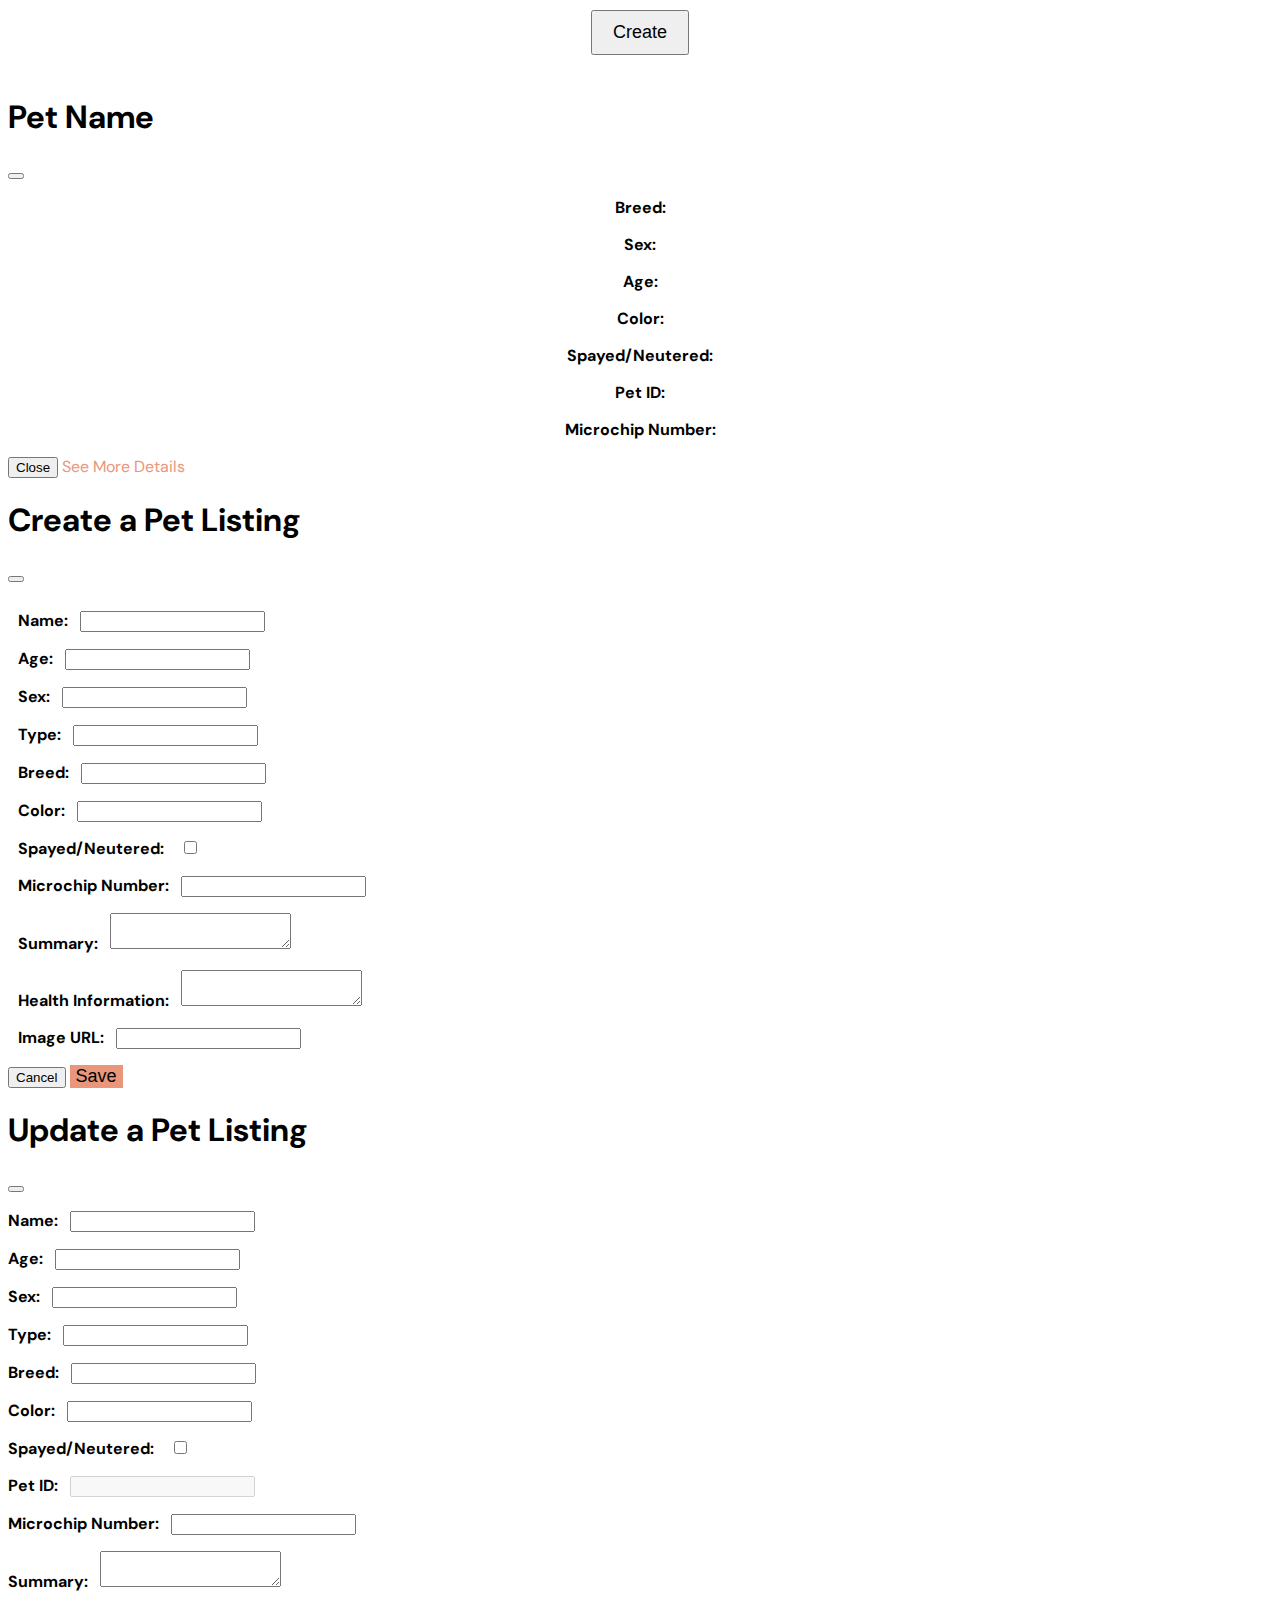
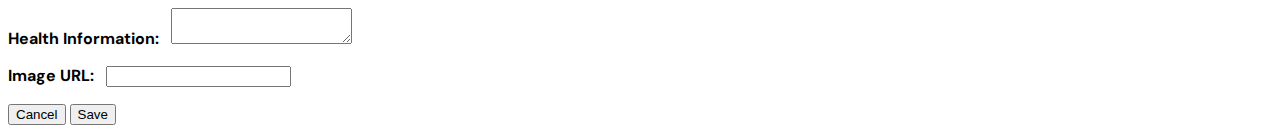
<file: index.html>
<!doctype html>
<html lang="en">
  <head>
    <title>Adopt-A-Pet</title>
    <meta charset="UTF-8" />
    <meta name="viewport" content="width=device-width, initial-scale=1" />
    <!-- comment -->
    <link
      href="https://cdn.jsdelivr.net/npm/bootstrap@5.3.2/dist/css/bootstrap.min.css"
      rel="stylesheet"
      integrity="sha384-T3c6CoIi6uLrA9TneNEoa7RxnatzjcDSCmG1MXxSR1GAsXEV/Dwwykc2MPK8M2HN"
      crossorigin="anonymous"
    />
    <link
      href="https://fonts.googleapis.com/css?family=Space Grotesk"
      rel="stylesheet"
    />
    <link rel="stylesheet" href="./styles.css" type="text/css" />
    <script
      src="https://cdn.jsdelivr.net/npm/bootstrap@5.3.2/dist/js/bootstrap.bundle.min.js"
      integrity="sha384-C6RzsynM9kWDrMNeT87bh95OGNyZPhcTNXj1NW7RuBCsyN/o0jlpcV8Qyq46cDfL"
      crossorigin="anonymous"
    ></script>
  </head>
  <body>
    <main>
      <div id="btn-div">
        <button
          class="btn btn-sm btn-primary"
          data-bs-toggle="modal"
          data-bs-target="#modal-create"
          id="btn-create"
        >
          Create
        </button>
      </div>
      <div id="content"></div>
      <div id="loadmore" class="btn-container"></div>

      <!-- Modal: Preview Info -->
      <div
        class="modal fade"
        id="modal"
        tabindex="-1"
        aria-labelledby="modalLabel"
        aria-hidden="true"
      >
        <div class="modal-dialog">
          <div class="modal-content">
            <div class="modal-header">
              <h1 class="modal-title fs-5" name="name">Pet Name</h1>
              <button
                type="button"
                class="btn-close"
                data-bs-dismiss="modal"
                aria-label="Close"
              ></button>
            </div>

            <div class="modal-body" id="modalBody">
              <div class="centerText">
                <p><strong>Breed: </strong><span name="breed"></span></p>
                <p><strong>Sex: </strong><span id="sex"></span></p>
                <p><strong>Age: </strong><span id="age"></span></p>
                <p><strong>Color: </strong><span id="color"></span></p>
                <p><strong>Spayed/Neutered: </strong><span id="fixed"></span></p>
                <p><strong>Pet ID: </strong><span id="id"></span></p>
                <p><strong>Microchip Number: </strong><span id="microchip_num"></span></p>
              </div>
            </div>

            <div class="modal-footer" id="modalButton">
              <button
                type="button"
                class="btn btn-secondary"
                data-bs-dismiss="modal"
              >
                Close
              </button>
              <a href="#" class="btn btn-primary">See More Details</a>
            </div>
          </div>
        </div>
      </div>

      <!-- Modal: Create Pet -->

      <div
        class="modal fade"
        id="modal-create"
        tabindex="-1"
        aria-labelledby="modalLabel"
        aria-hidden="true"
      >
        <div class="modal-dialog">
          <div class="modal-content">
            <div class="modal-header">
              <h1 class="modal-title fs-5" name="name">Create a Pet Listing</h1>
              <button
                type="button"
                class="btn-close"
                data-bs-dismiss="modal"
                aria-label="Close"
              ></button>
            </div>

            <div class="modal-body">
              <div id="input-area">
                <p>
                  <strong>Name: &nbsp;&nbsp;</strong
                  ><input type="text" class="form-control" name="name" />
                </p>
                <p>
                  <strong>Age: &nbsp;&nbsp;</strong
                  ><input type="text" class="form-control" name="age" />
                </p>
                <p>
                  <strong>Sex: &nbsp;&nbsp;</strong
                  ><input type="text" class="form-control" name="sex" />
                </p>
                <p>
                  <strong>Type: &nbsp;&nbsp;</strong
                  ><input type="text" class="form-control" name="type" />
                </p>
                <p>
                  <strong>Breed: &nbsp;&nbsp;</strong
                  ><input type="text" class="form-control" name="breed" />
                </p>
                <p>
                  <strong>Color: &nbsp;&nbsp;</strong
                  ><input type="text" class="form-control" name="color" />
                </p>
                <p>
                  <strong>Spayed/Neutered: &nbsp;&nbsp;</strong>
                  <input
                    type="checkbox"
                    class="form-check-input"
                    name="fixed"
                  />
                </p>
                <p>
                  <strong>Microchip Number: &nbsp;&nbsp;</strong
                  ><input
                    type="text"
                    class="form-control"
                    name="microchip_num"
                  />
                </p>
                <p>
                  <strong>Summary: &nbsp;&nbsp;</strong
                  ><textarea
                    class="textarea form-control"
                    name="summary"
                  ></textarea>
                </p>
                <p>
                  <strong>Health Information: &nbsp;&nbsp;</strong
                  ><textarea
                    class="textarea form-control"
                    name="health_info"
                  ></textarea>
                </p>
                <p>
                  <strong>Image URL: &nbsp;&nbsp;</strong
                  ><input class="textarea form-control" name="image" />
                </p>
              </div>
            </div>

            <!-- Modal: Update Pet -->
            <div class="modal-footer" id="modalButton">
              <button
                type="button"
                class="btn btn-secondary"
                data-bs-dismiss="modal"
                id="btn-cancel"
              >
                Cancel
              </button>
              <button
                type="button"
                class="btn btn-primary"
                data-bs-dismiss="modal"
                id="btn-save"
              >
                Save
              </button>
            </div>
          </div>
        </div>
      </div>

      <div class="modal fade" id="modal-update" tabindex="-1" aria-labelledby="modalLabel" aria-hidden="true">
        <div class="modal-dialog">
          <div class="modal-content">
            <div class="modal-header">
              <h1 class="modal-title fs-5" name="name">Update a Pet Listing</h1>
              <button
                type="button"
                class="btn-close"
                data-bs-dismiss="modal"
                aria-label="Close"
              ></button>
            </div>

            <div class="modal-body">
              <div id="update-area">
                <p>
                  <strong>Name: &nbsp;&nbsp;</strong
                  ><input type="text" class="form-control" name="name" />
                </p>
                <p>
                  <strong>Age: &nbsp;&nbsp;</strong
                  ><input type="text" class="form-control" name="age" />
                </p>
                <p>
                  <strong>Sex: &nbsp;&nbsp;</strong
                  ><input type="text" class="form-control" name="sex" />
                </p>
                <p>
                  <strong>Type: &nbsp;&nbsp;</strong
                  ><input type="text" class="form-control" name="type" />
                </p>
                <p>
                  <strong>Breed: &nbsp;&nbsp;</strong
                  ><input type="text" class="form-control" name="breed" />
                </p>
                <p>
                  <strong>Color: &nbsp;&nbsp;</strong
                  ><input type="text" class="form-control" name="color" />
                </p>
                <p>
                  <strong>Spayed/Neutered: &nbsp;&nbsp;</strong>
                  <input
                    type="checkbox"
                    class="form-check-input"
                    name="fixed"
                  />
                </p>
				<p>
                  <strong>Pet ID: &nbsp;&nbsp;</strong
                  ><input type="text" class="form-control" name="id" disabled />
                </p>
                <p>
                  <strong>Microchip Number: &nbsp;&nbsp;</strong
                  ><input
                    type="text"
                    class="form-control"
                    name="microchip_num"
                  />
                </p>
                <p>
                  <strong>Summary: &nbsp;&nbsp;</strong
                  ><textarea
                    class="textarea form-control"
                    name="summary"
                  ></textarea>
                </p>
                <p>
                  <strong>Health Information: &nbsp;&nbsp;</strong
                  ><textarea
                    class="textarea form-control"
                    name="health_info"
                  ></textarea>
                </p>
                <p>
                  <strong>Image URL: &nbsp;&nbsp;</strong
                  ><input class="textarea form-control" name="image" />
                </p>
              </div>
            </div>

            <div class="modal-footer" id="modalButton">
              <button
                type="button"
                class="btn btn-secondary"
                data-bs-dismiss="modal"
                id="btn-cancel"
              >
                Cancel
              </button>
              <button type="button" class="btn btn-primary" id="btn-update">
                Save
              </button>
            </div>
          </div>
        </div>
      </div>
    </main>
    <script
      src="https://code.jquery.com/jquery-3.7.1.js"
      integrity="sha256-eKhayi8LEQwp4NKxN+CfCh+3qOVUtJn3QNZ0TciWLP4="
      crossorigin="anonymous"
    ></script>
    <script src="./index.js"></script>
  </body>
</html>
</file>
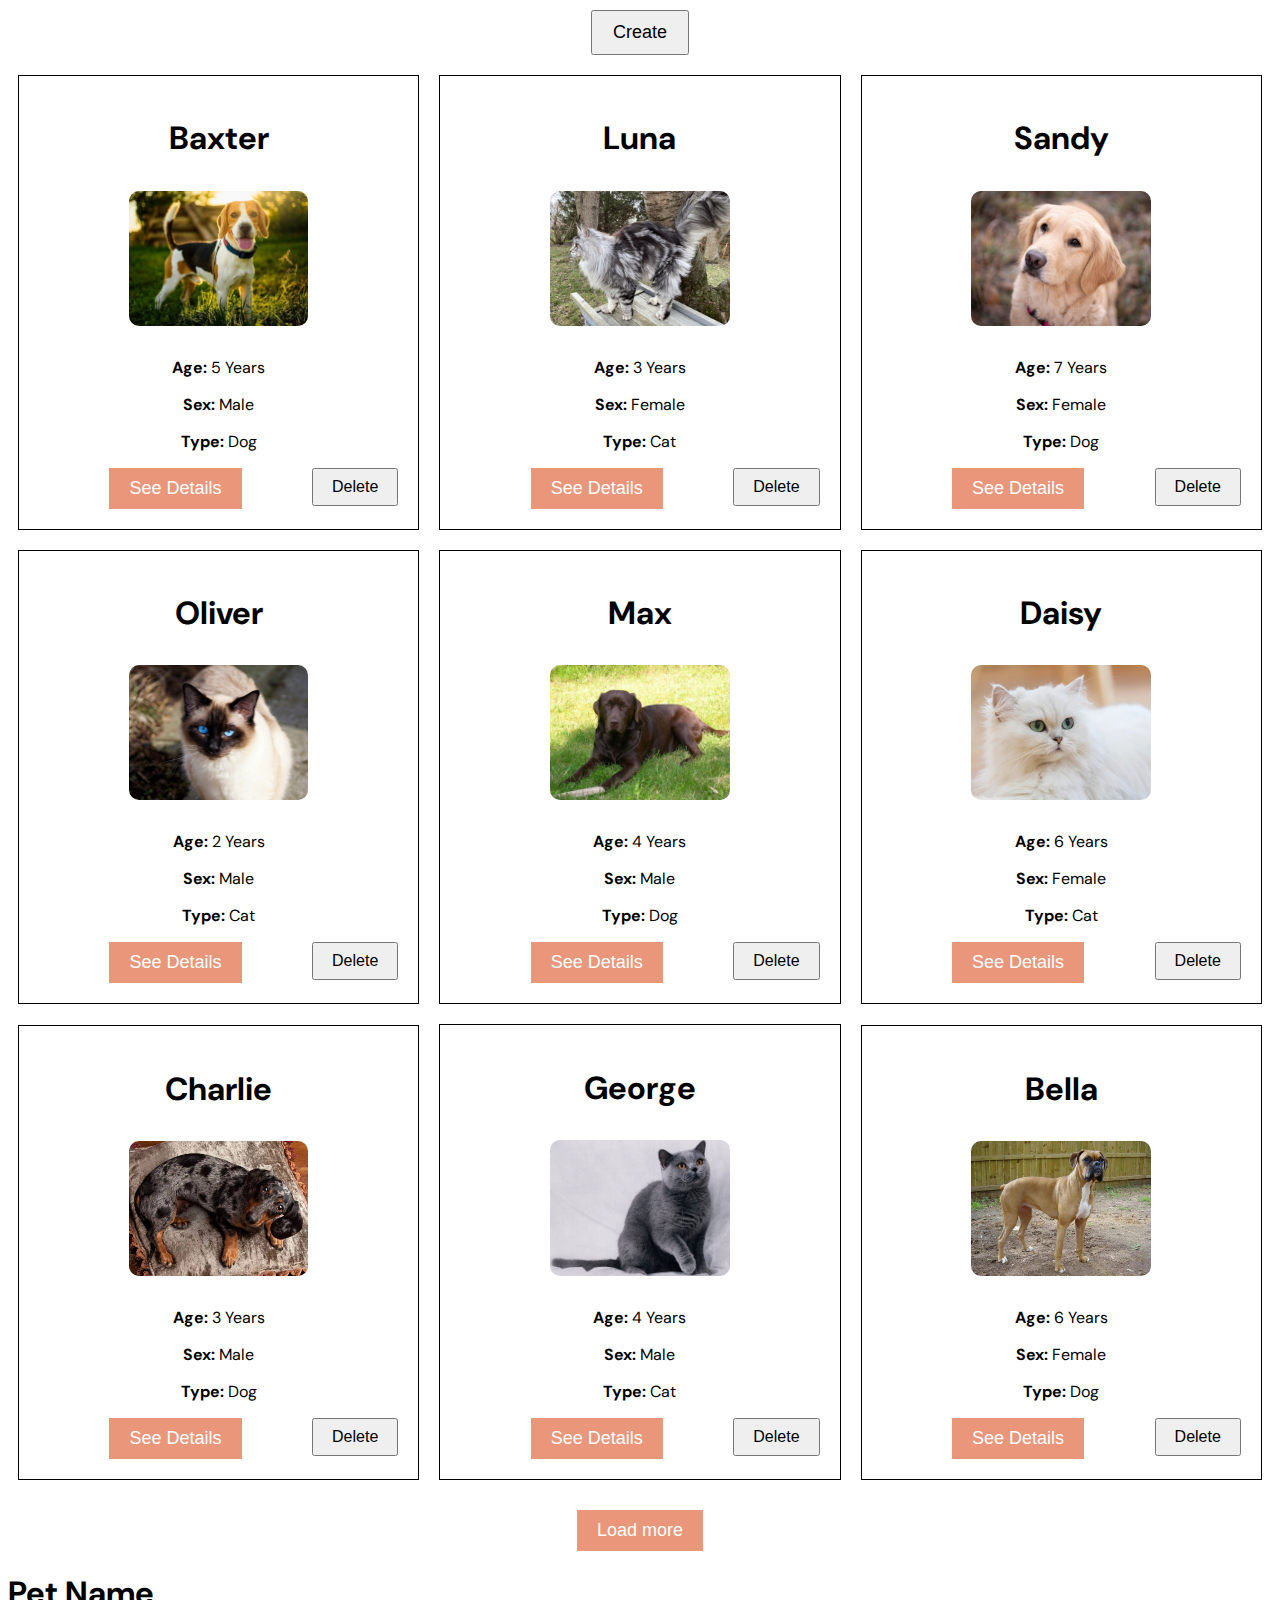
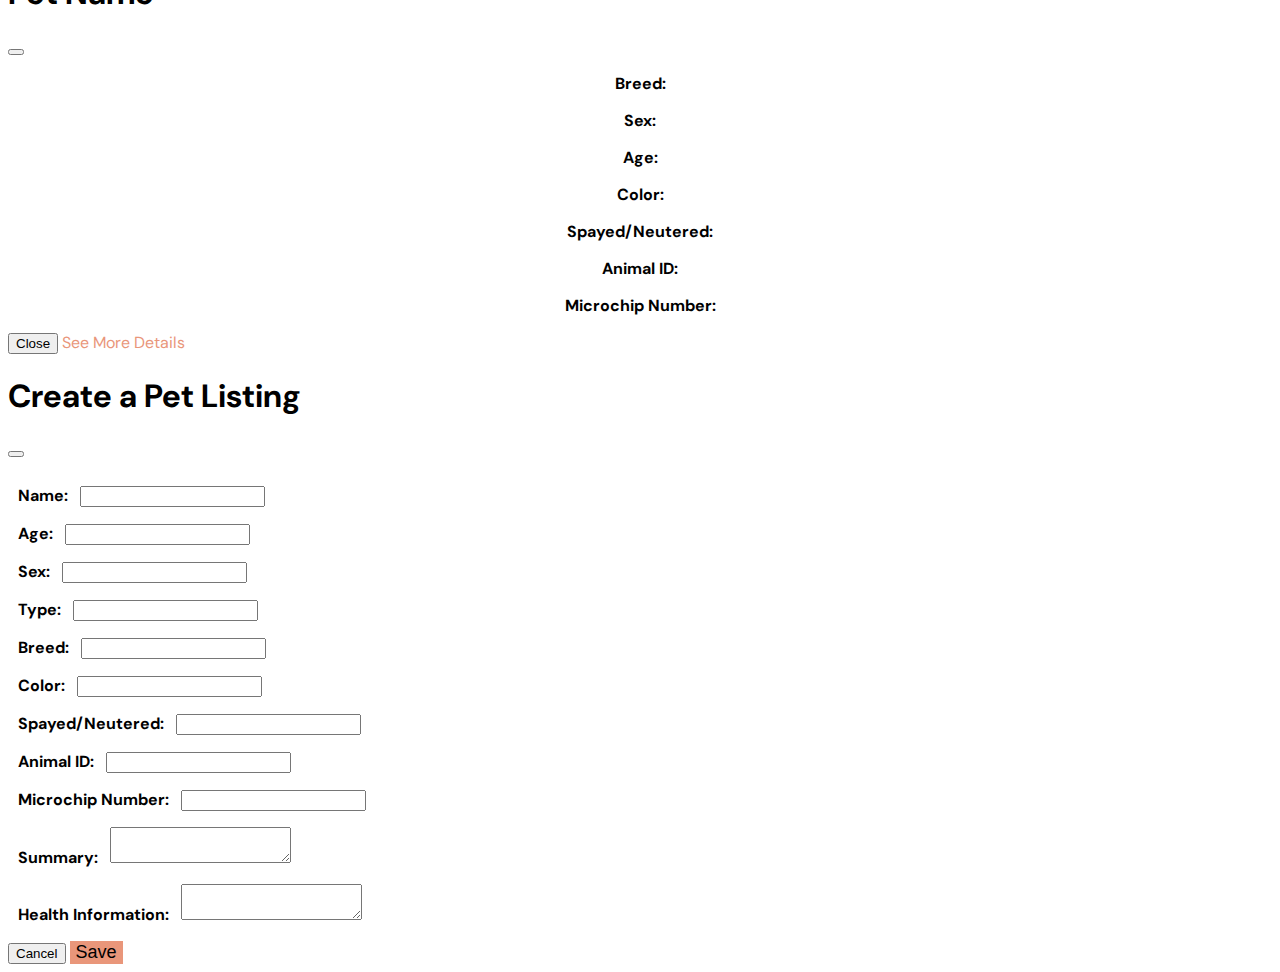
<file: index_load_more.html>
<!doctype html>
<html lang="en">
  <head>
    <title>Adopt-A-Pet</title>
    <meta charset="UTF-8" />
    <meta name="viewport" content="width=device-width, initial-scale=1" />
    <!-- comment -->
    <link
      href="https://cdn.jsdelivr.net/npm/bootstrap@5.3.2/dist/css/bootstrap.min.css"
      rel="stylesheet"
      integrity="sha384-T3c6CoIi6uLrA9TneNEoa7RxnatzjcDSCmG1MXxSR1GAsXEV/Dwwykc2MPK8M2HN"
      crossorigin="anonymous"
    />
    <link
      href="https://fonts.googleapis.com/css?family=Space Grotesk"
      rel="stylesheet"
    />
    <link rel="stylesheet" href="./styles.css" type="text/css" />
    <script
      src="https://cdn.jsdelivr.net/npm/bootstrap@5.3.2/dist/js/bootstrap.bundle.min.js"
      integrity="sha384-C6RzsynM9kWDrMNeT87bh95OGNyZPhcTNXj1NW7RuBCsyN/o0jlpcV8Qyq46cDfL"
      crossorigin="anonymous"
    ></script>
    <script type="text/javascript" src="data.js"></script>
  </head>
  <body>
    <main>
      <div id="content">
		<div id="btn-div">
		  <button class="btn btn-sm btn-primary" data-bs-toggle="modal" data-bs-target="#modal-create" id="btn-create">Create</button>
		</div>
	  </div>
      <div id="loadmore" class="btn-container"></div>
	  
	  <!-- Modal: Preview Info -->
		<div class="modal fade" id="modal" tabindex="-1" aria-labelledby="modalLabel" aria-hidden="true">
		  <div class="modal-dialog">
			<div class="modal-content">
			  <div class="modal-header">
				<h1 class="modal-title fs-5" name="name">Pet Name</h1>
				<button type="button" class="btn-close" data-bs-dismiss="modal" aria-label="Close"></button>
			  </div>
			  
			  <div class="modal-body" id="modalBody">
				<div class="centerText">
					<p><strong>Breed: </strong><span name="breed"></span></p>
					<p><strong>Sex: </strong><span id="sex"></span></p>
					<p><strong>Age: </strong><span id="age"></span></p>
					<p><strong>Color: </strong><span id="color"></span></p>
					<p><strong>Spayed/Neutered: </strong><span id="fixed"></span></p>
					<p><strong>Animal ID: </strong><span id="id"></span></p>
					<p><strong>Microchip Number: </strong><span id="microchip_num"></span></p>
				</div>
			  </div>
			  
			  <div class="modal-footer" id="modalButton">
				<button type="button" class="btn btn-secondary" data-bs-dismiss="modal">Close</button>
				<a href="#" class="btn btn-primary">See More Details</a>
			  </div>
			</div>
		  </div>
		</div>
		
		<!-- Modal: Create Pet -->
		<div class="modal fade" id="modal-create" tabindex="-1" aria-labelledby="modalLabel" aria-hidden="true">
		  <div class="modal-dialog">
			<div class="modal-content">
			  <div class="modal-header">
				<h1 class="modal-title fs-5" name="name">Create a Pet Listing</h1>
				<button type="button" class="btn-close" data-bs-dismiss="modal" aria-label="Close"></button>
			  </div>
			  
			  <div class="modal-body">
				<div id="input-area">
					<p><strong>Name: &nbsp;&nbsp;</strong><input type="text" class="form-control" name="name"></p>
					<p><strong>Age: &nbsp;&nbsp;</strong><input type="text" class="form-control" name="age"></p>
					<p><strong>Sex: &nbsp;&nbsp;</strong><input type="text" class="form-control" name="sex"></p>
					<p><strong>Type: &nbsp;&nbsp;</strong><input type="text" class="form-control" name="type"></p>
					<p><strong>Breed: &nbsp;&nbsp;</strong><input type="text" class="form-control" name="breed"></p>
					<p><strong>Color: &nbsp;&nbsp;</strong><input type="text" class="form-control" name="color"></p>
					<p><strong>Spayed/Neutered: &nbsp;&nbsp;</strong><input type="text" class="form-control" name="fixed"></p>
					<p><strong>Animal ID: &nbsp;&nbsp;</strong><input type="text" class="form-control" name="id"></p>
					<p><strong>Microchip Number: &nbsp;&nbsp;</strong><input type="text" class="form-control" name="microchip_num"></p>
					<p><strong>Summary: &nbsp;&nbsp;</strong><textarea class="textarea form-control" name="summary"></textarea></p>
					<p><strong>Health Information: &nbsp;&nbsp;</strong><textarea class="textarea form-control" name="health_info"></textarea></p>
				</div>
			  </div>
			  
			  <div class="modal-footer" id="modalButton">
				<button type="button" class="btn btn-secondary" data-bs-dismiss="modal" id="btn-cancel">Cancel</button>
				<button type="button" class="btn btn-primary" id="btn-save">Save</button>
			  </div>
			</div>
		  </div>
		</div>

    </main>
	<script src="https://code.jquery.com/jquery-3.7.1.js" integrity="sha256-eKhayi8LEQwp4NKxN+CfCh+3qOVUtJn3QNZ0TciWLP4=" crossorigin="anonymous"></script>
    <script type="text/javascript">
		var offset=0;
			var rpp=9;
		let loadMoreButton=document.createElement('button');
		    loadMoreButton.classList.add('btn','load-btn');
		    loadMoreButton.classList.add('btn-primary');
		    loadMoreButton.innerText='Load more';
		    loadMoreButton.addEventListener('click',function(){
			    //console.log('clicked');
			    offset+=9;
			    displayElements();
		});
		document.querySelector('#loadmore').append(loadMoreButton);

		function displayElements(){
			for(let i=offset;i<Math.min(offset+rpp,pets.length);i++){
				
				//creating elements and adding attributes
				
				let card=document.createElement('div');
				card.classList.add('card');
				
				let button=document.createElement('button');
				button.classList.add('btn','btn-primary','getButton','load-btn');
				button.setAttribute('type','button');
				button.innerText ='See Details';
				button.setAttribute('data-bs-toggle','modal');
				button.setAttribute('data-bs-target','#modal');
				button.setAttribute('data-id','${i}');
				
				//adding event listener to button
				
				button.addEventListener("click",function(e)
				  {
					document.querySelector("#modal [name=name]").innerText = pets[i].name;
					document.querySelector("#modal [name=breed]").innerText = pets[i].breed;
					document.getElementById("sex").innerText = pets[i].sex;
					document.getElementById("age").innerText = pets[i].age;
					document.getElementById("color").innerText = pets[i].color;
					document.getElementById("fixed").innerText = pets[i].fixed;
					document.getElementById("id").innerText = pets[i].id;
					document.getElementById("microchip_num").innerText = pets[i].microchip_num;
					document.querySelector('#modal a').setAttribute('href','detail.html?item=' + i);
				  });
				
				card.innerHTML = `<h1 id="name">${pets[i].name}</h1>
				<img src="./images/pets/${pets[i].id}.jpg">
				<p><strong>Age: </strong>${pets[i].age}</p>
				<p><strong>Sex: </strong>${pets[i].sex}</p>
				<p><strong>Type: </strong>${pets[i].type}</p>
				<a href="detail.html?item=${i}" id="link"></a>
				<button class="btn btn-sm btn-danger btn-delete">Delete</button>`;
				
				//appending elements
				
				card.appendChild(button);
				document.getElementById('content').append(card);
				
				// Grocery list:
				// 1. create the card dynamically
				// 2. Add the necessary classes and html
				// 3. Create the button dynamically
				// 4. Add the eventListener to the button
				// 5. Append the button to the card
				// 6. Append the card to the content
				
				document.getElementById('content').append(card);
				
		}
			if(offset+rpp>pets.length) loadMoreButton.hidden=true;
		}
    
		displayElements();
		
	  // "Delete" button
		
		$(document).on('click','.btn-danger',function(){
		  pets.splice(pets.indexOf($(this).parents('div').find('#data-id'==pets.indexOf($(this))).text()),1);
		  $(this).parent('div').remove();
		});
		
	  // "Create" button (adding input to array)
		
		$(document).on('click','#btn-save',function(){
		  var name = $('#input-area [name="name"]').val();
		  var age = $('#input-area [name="age"]').val();
		  var sex = $('#input-area [name="sex"]').val();
		  var breed = $('#input-area [name="breed"]').val();
		  var color = $('#input-area [name="color"]').val();
		  var fixed = $('#input-area [name="fixed"]').val();
		  var id = $('#input-area [name="id"]').val();
		  var microchip_num = $('#input-area [name="microchip_num"]').val();
		  var summary = $('#input-area [name="summary"]').val();
		  var health_info = $('#input-area [name="health_info"]').val();
		  var type = $('#input-area [name="type"]').val();
		  
		  var newPet = {
		    name: name,
			age: age,
			sex: sex,
			breed: breed,
			color: color,
			fixed: fixed,
			id: id,
			microchip_num: microchip_num,
			summary: summary,
			health_info: health_info,
			type: type,
		  }
		  pets.push(newPet);
		})
		
		
    </script>
  </body>
</html>
</file>
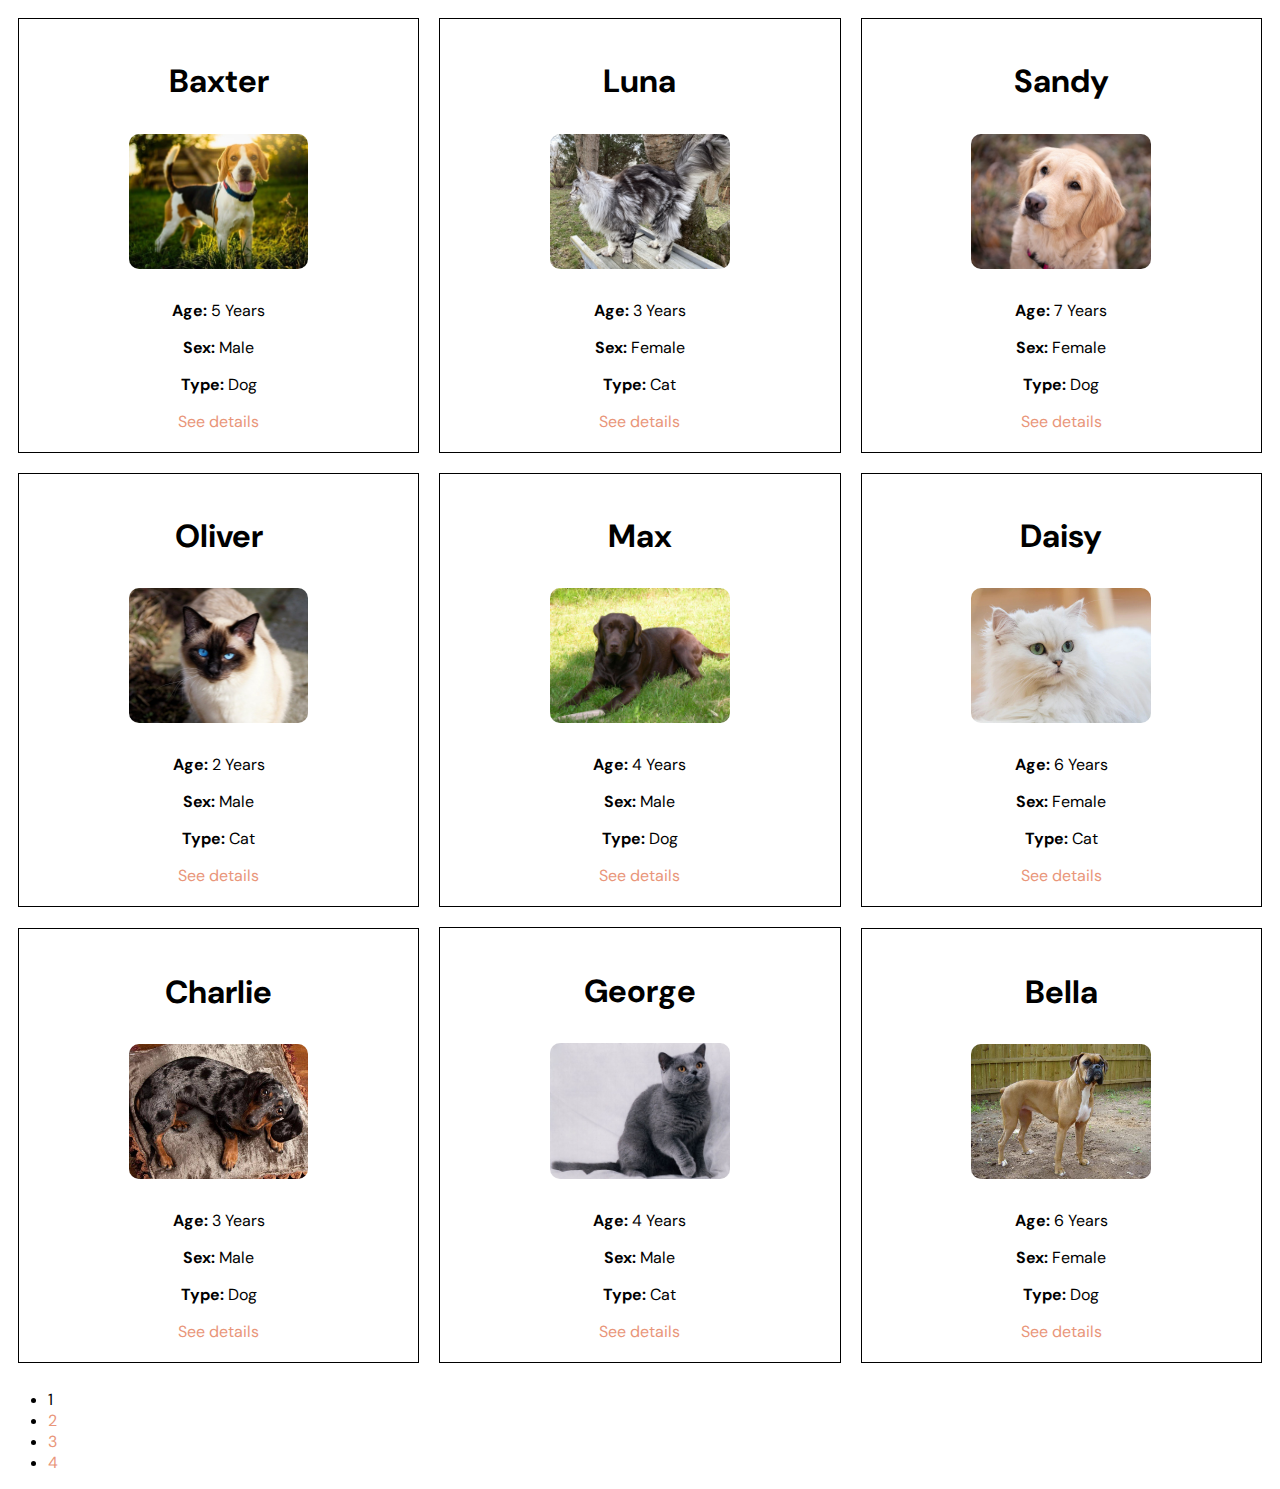
<file: index_number_pagination.html>
<!doctype html>
<html lang="en">
  <head>
    <title>Adopt-A-Pet</title>
    <meta charset="UTF-8" />
    <meta name="viewport" content="width=device-width, initial-scale=1" />
    <!-- comment -->
    <link
      href="https://cdn.jsdelivr.net/npm/bootstrap@5.3.2/dist/css/bootstrap.min.css"
      rel="stylesheet"
      integrity="sha384-T3c6CoIi6uLrA9TneNEoa7RxnatzjcDSCmG1MXxSR1GAsXEV/Dwwykc2MPK8M2HN"
      crossorigin="anonymous"
    />
    <link
      href="https://fonts.googleapis.com/css?family=Space Grotesk"
      rel="stylesheet"
    />
    <link rel="stylesheet" href="./styles.css" type="text/css" />
    <script
      src="https://cdn.jsdelivr.net/npm/bootstrap@5.3.2/dist/js/bootstrap.bundle.min.js"
      integrity="sha384-C6RzsynM9kWDrMNeT87bh95OGNyZPhcTNXj1NW7RuBCsyN/o0jlpcV8Qyq46cDfL"
      crossorigin="anonymous"
    ></script>
    <script type="text/javascript" src="data.js"></script>
  </head>
  <body>
    <main>
      <div id="content">
        <div id="cards"></div>
        <ul id="buttons" class="pagination justify-content-center"></ul>
      </div>
    </main>
    <script src="./index_number_pagination.js"></script>
  </body>
</html>
</file>
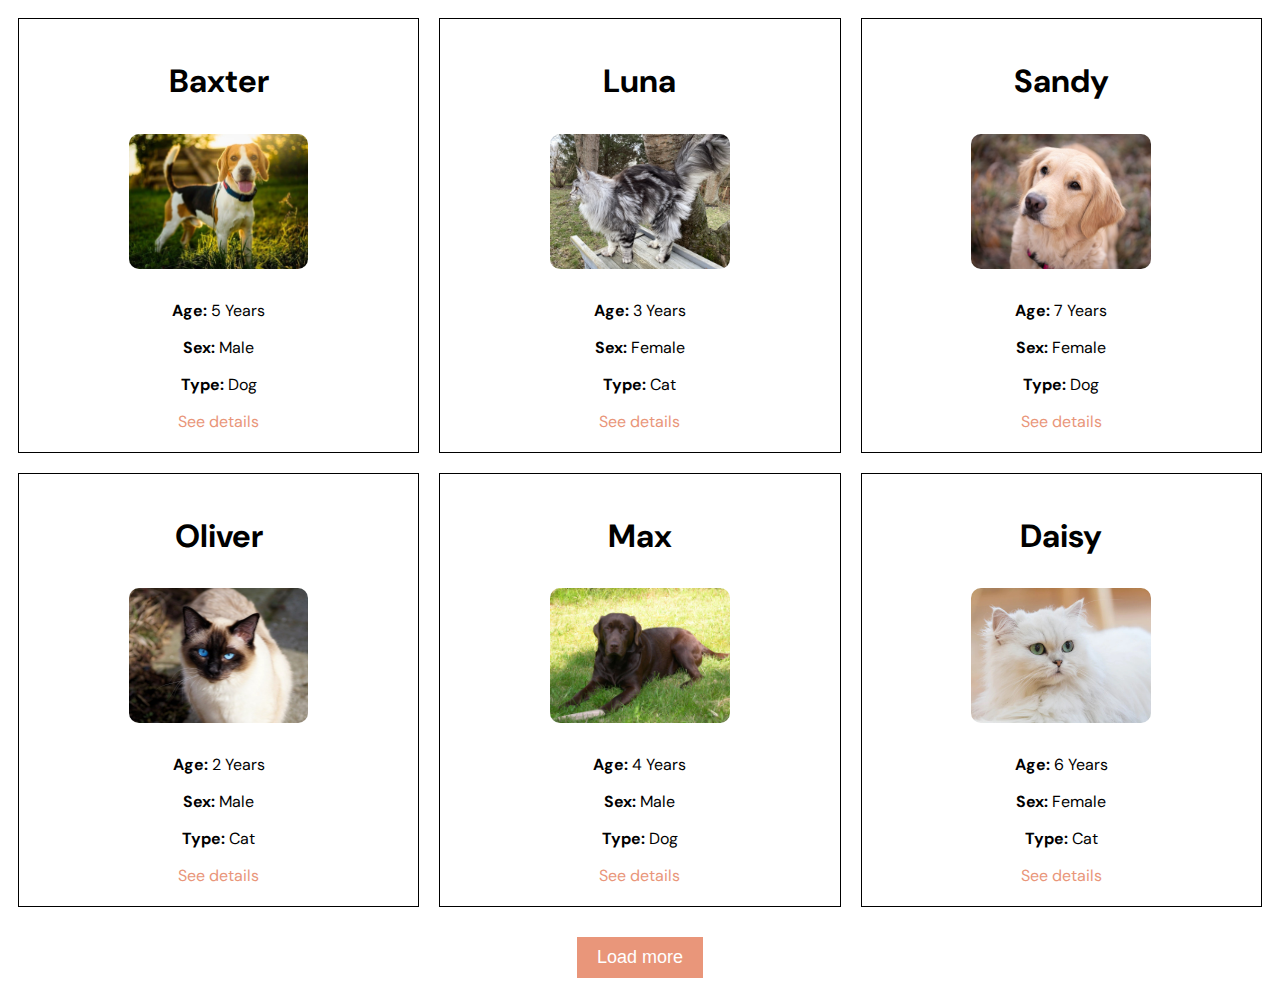
<file: load_more.html>
<!doctype html>
<html lang="en">
  <head>
    <title>Adopt-A-Pet</title>
    <meta charset="UTF-8" />
    <meta name="viewport" content="width=device-width, initial-scale=1" />
    <!-- comment -->
    <link
      href="https://cdn.jsdelivr.net/npm/bootstrap@5.3.2/dist/css/bootstrap.min.css"
      rel="stylesheet"
      integrity="sha384-T3c6CoIi6uLrA9TneNEoa7RxnatzjcDSCmG1MXxSR1GAsXEV/Dwwykc2MPK8M2HN"
      crossorigin="anonymous"
    />
    <link
      href="https://fonts.googleapis.com/css?family=Space Grotesk"
      rel="stylesheet"
    />
    <link rel="stylesheet" href="./styles.css" type="text/css" />
    <script
      src="https://cdn.jsdelivr.net/npm/bootstrap@5.3.2/dist/js/bootstrap.bundle.min.js"
      integrity="sha384-C6RzsynM9kWDrMNeT87bh95OGNyZPhcTNXj1NW7RuBCsyN/o0jlpcV8Qyq46cDfL"
      crossorigin="anonymous"
    ></script>
    <script type="text/javascript" src="data.js"></script>
  </head>
  <body>
    <main>
      <div id="content"></div>
      <div id="loadmore" class="btn-container"></div>
    </main>
    <script type="text/javascript">
      var offset=0;
		  var rpp=6;
      let loadMoreButton=document.createElement('button');
		    loadMoreButton.classList.add('btn','load-btn');
		    loadMoreButton.classList.add('btn-primary');
		    loadMoreButton.innerText='Load more';
		    loadMoreButton.addEventListener('click',function(){
			    console.log('clicked');
			    offset+=6;
			    displayElements();
		});
		document.querySelector('#loadmore').append(loadMoreButton);

		function displayElements(){
			for(let i=offset;i<Math.min(offset+rpp,pets.length);i++){
				document.getElementById('content').innerHTML+=`<div class="card">
        <h1>${pets[i].name}</h1>
        <img src="./images/pets/${pets[i].id}.jpg">
       <p><strong>Age: </strong>${pets[i].age}</p>
      <p><strong>Sex: </strong>${pets[i].sex}</p>
      <p><strong>Type: </strong>${pets[i].type}</p>
      <a href="detail.html?item=${i}">See details</a></div>`; 
      }
			if(offset+rpp>pets.length) loadMoreButton.hidden=true;
		}
    displayElements();
    </script>
  </body>
</html>
</file>
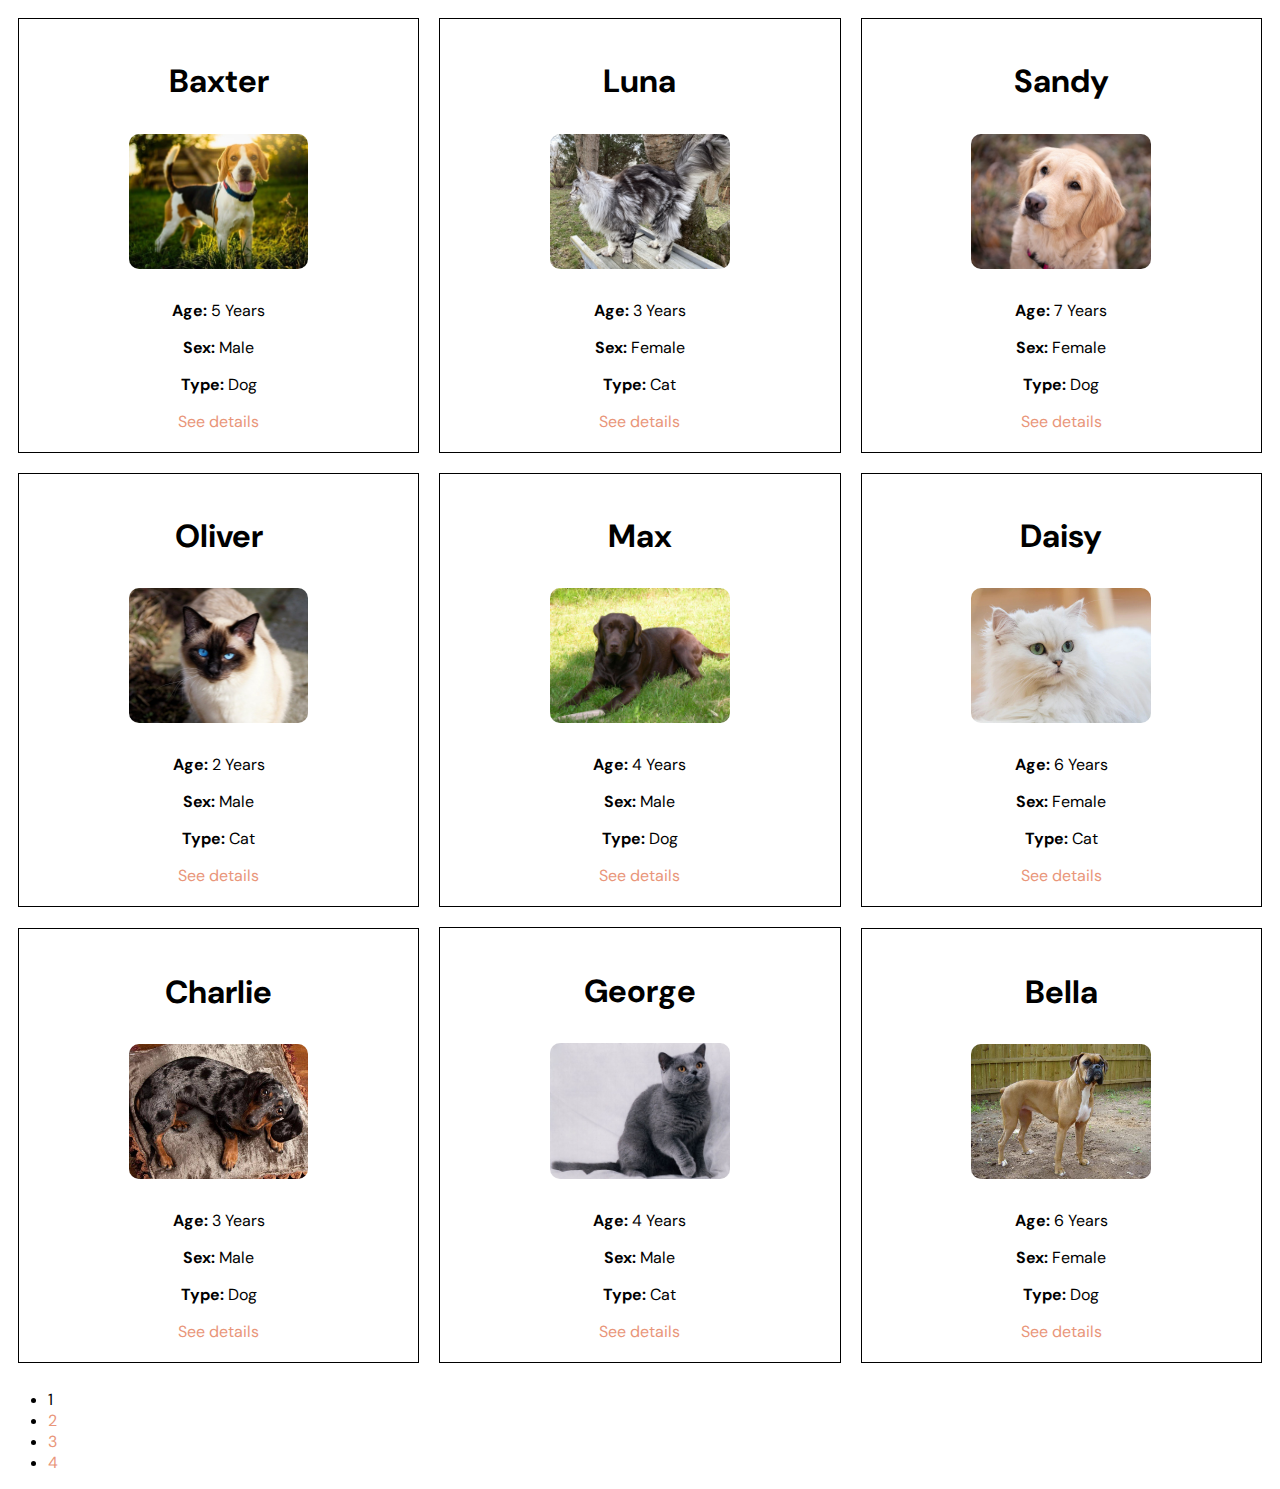
<file: number_pagination.html>
<!doctype html>
<html lang="en">
  <head>
    <title>Adopt-A-Pet</title>
    <meta charset="UTF-8" />
    <meta name="viewport" content="width=device-width, initial-scale=1" />
    <!-- comment -->
    <link
      href="https://cdn.jsdelivr.net/npm/bootstrap@5.3.2/dist/css/bootstrap.min.css"
      rel="stylesheet"
      integrity="sha384-T3c6CoIi6uLrA9TneNEoa7RxnatzjcDSCmG1MXxSR1GAsXEV/Dwwykc2MPK8M2HN"
      crossorigin="anonymous"
    />
    <link
      href="https://fonts.googleapis.com/css?family=Space Grotesk"
      rel="stylesheet"
    />
    <link rel="stylesheet" href="./styles.css" type="text/css" />
    <script
      src="https://cdn.jsdelivr.net/npm/bootstrap@5.3.2/dist/js/bootstrap.bundle.min.js"
      integrity="sha384-C6RzsynM9kWDrMNeT87bh95OGNyZPhcTNXj1NW7RuBCsyN/o0jlpcV8Qyq46cDfL"
      crossorigin="anonymous"
    ></script>
    <script type="text/javascript" src="data.js"></script>
  </head>
  <body>
    <main>
      <div id="content">
        <div id="cards"></div>
        <ul id="buttons" class="pagination justify-content-center"></ul>
      </div>
    </main>
    <script src="./number_pagination.js"></script>
  </body>
</html>
</file>
<file: styles.css>
@import url("https://fonts.googleapis.com/css2?family=DM+Sans:opsz@9..40&display=swap");
body {
  font-family: "DM Sans", sans-serif;
  font-size: 16px;
}

/***************INDEX PAGE STYLES***************/
.card {
  width: calc(33.33% - 20px);
  box-sizing: border-box;
  border: 1px solid #000000;
  padding: 20px;
  margin: 10px;
  display: inline-block;
  text-align: center;
}
.card img {
  width: 50%;
  height: auto;
  max-height: 150px;
  margin: 10px;
  border-radius: 10px;
}
.btn-container {
  display: flex;
  justify-content: center;
  align-items: center;
  margin: 20px;
}
#btn-div{
  margin: 10px auto 10px;
  display: flex;
  justify-content: center;
}
#btn-create{
  font-size: 18px;
  padding: 10px 20px;
}
#input-area{
  padding: 10px 10px 0 10px;
}
#btn-save{
  background-color:darksalmon;
  border: none;
  font-size: 18px;
}
.textarea{
	height: 1;
}
.btn-delete{
  font-size: 16px;
  padding: 8px 18px;
  float: right;
}
.load-btn {
  background-color:darksalmon;
  color: white;
  border: none;
  font-size: 18px;
  padding: 10px 20px;
}
.load-btn:hover {
  background-color: gainsboro;
}

/***************PET PAGES STYLES***************/

.container {
  margin-left: auto;
  margin-right: auto;
}
.row {
  display: flex;
  padding: 1rem;
}
.col {
  width: 60%;
  padding-left: 3%;
  padding-right: 3%;
  align-items: center;
}
.col h3,
h5 {
  margin: 5%;
  text-align: center;
}
.colpic {
  width: 40%;
}
.pic {
  width: 100%;
  margin-top: 20%;
}
a {
  color: darksalmon;
  text-decoration: none;
}
.centerText {
  text-align: center;
}
.centerContent {
  display: flex;
  justify-content: center;
}

@media (max-width: 600px) {
  .row {
    flex-direction: column;
    align-items: center;
  }

  .col {
    width: 100%;
  }

  .colpic {
    width: 100%;
    display: flex;
    justify-content: center;
  }

  .pic {
    width: 18rem;
  }
}
</file>
